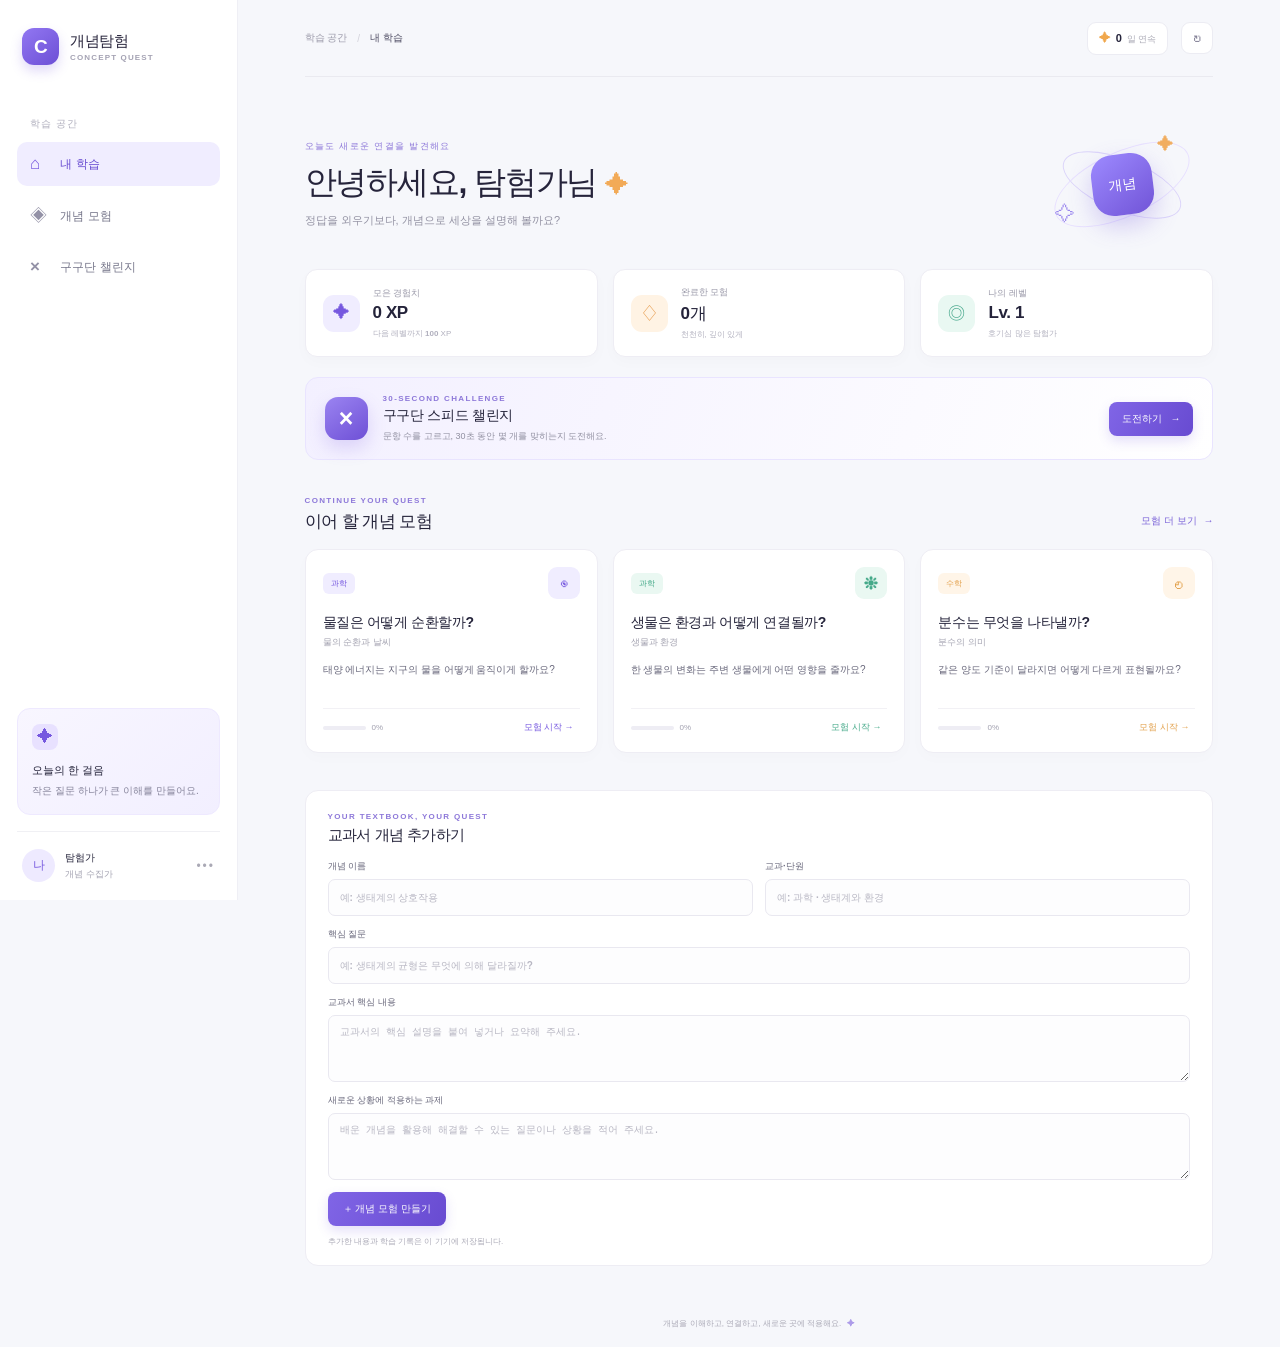
<file: index.html>
<!doctype html>
<html lang="ko">
  <head>
    <meta charset="UTF-8" />
    <meta name="viewport" content="width=device-width, initial-scale=1.0" />
    <meta name="theme-color" content="#f6f7fb" />
    <title>개념탐험 | 개념을 연결하고 세상에 적용하기</title>
    <link rel="stylesheet" href="styles.css" />
    <script src="app.js" defer></script>
  </head>
  <body>
    <div class="app-shell">
      <aside class="sidebar">
        <a class="brand" href="#" aria-label="개념탐험 홈">
          <span class="brand-mark">C</span>
          <span>개념탐험<span class="brand-caption">CONCEPT QUEST</span></span>
        </a>
        <div class="sidebar-label">학습 공간</div>
        <nav class="main-nav" aria-label="주 메뉴">
          <button class="nav-link active" data-view="home"><span>⌂</span> 내 학습</button>
          <button class="nav-link" data-view="concepts"><span>◈</span> 개념 모험</button>
          <button class="nav-link" data-view="gugudan"><span>×</span> 구구단 챌린지</button>
        </nav>
        <div class="sidebar-bottom">
          <div class="side-note">
            <span class="note-icon">✦</span>
            <strong>오늘의 한 걸음</strong>
            <p>작은 질문 하나가 큰 이해를 만들어요.</p>
          </div>
          <div class="profile">
            <div class="avatar">나</div>
            <div><strong>탐험가</strong><small>개념 수집가</small></div>
            <span class="profile-menu">•••</span>
          </div>
        </div>
      </aside>

      <main class="main-content">
        <header class="topbar">
          <div class="breadcrumb"><span>학습 공간</span><b>/</b><strong id="breadcrumb-current">내 학습</strong></div>
          <div class="topbar-right">
            <div class="streak-chip"><span>✦</span><strong id="streak-count">0</strong><small>일 연속</small></div>
            <button class="icon-button" id="reset-progress" title="학습 기록 초기화" aria-label="학습 기록 초기화">↻</button>
          </div>
        </header>

        <section id="home-view" class="view">
          <div class="welcome-row">
            <div>
              <p class="eyebrow">오늘도 새로운 연결을 발견해요</p>
              <h1>안녕하세요, 탐험가님 <span class="wave">✦</span></h1>
              <p class="subheading">정답을 외우기보다, 개념으로 세상을 설명해 볼까요?</p>
            </div>
            <div class="welcome-art" aria-hidden="true">
              <div class="orbit orbit-one"></div><div class="orbit orbit-two"></div>
              <div class="art-center">개념</div><span class="spark spark-one">✦</span><span class="spark spark-two">✧</span>
            </div>
          </div>

          <div class="stats-grid">
            <article class="stat-card"><div class="stat-icon purple">✦</div><div><span>모은 경험치</span><strong><b id="xp-total">0</b> XP</strong></div><small>다음 레벨까지 <b id="xp-next">100</b> XP</small></article>
            <article class="stat-card"><div class="stat-icon orange">♢</div><div><span>완료한 모험</span><strong><b id="completed-count">0</b>개</strong></div><small>천천히, 깊이 있게</small></article>
            <article class="stat-card"><div class="stat-icon green">◎</div><div><span>나의 레벨</span><strong>Lv. <b id="level-number">1</b></strong></div><small id="level-caption">호기심 많은 탐험가</small></article>
          </div>

          <section class="gugudan-promo">
            <div class="promo-symbol">×</div>
            <div><p class="eyebrow">30-SECOND CHALLENGE</p><h2>구구단 스피드 챌린지</h2><p>문항 수를 고르고, 30초 동안 몇 개를 맞히는지 도전해요.</p></div>
            <button class="primary-button" data-go="gugudan">도전하기 <span>→</span></button>
          </section>

          <div class="section-heading">
            <div><p class="eyebrow">CONTINUE YOUR QUEST</p><h2>이어 할 개념 모험</h2></div>
            <button class="text-button" data-go="concepts">모험 더 보기 <span>→</span></button>
          </div>
          <div class="concept-grid" id="home-concept-grid"></div>
          <section class="add-section">
            <div class="section-heading compact">
              <div><p class="eyebrow">YOUR TEXTBOOK, YOUR QUEST</p><h2>교과서 개념 추가하기</h2></div>
            </div>
            <form id="add-concept-form" class="add-form">
              <label>개념 이름<input id="new-title" name="title" placeholder="예: 생태계의 상호작용" maxlength="60" required /></label>
              <label>교과·단원<input id="new-unit" name="unit" placeholder="예: 과학 · 생태계와 환경" maxlength="60" required /></label>
              <label class="wide-field">핵심 질문<input id="new-question" name="question" placeholder="예: 생태계의 균형은 무엇에 의해 달라질까?" maxlength="140" required /></label>
              <label class="wide-field">교과서 핵심 내용<textarea id="new-concept" name="concept" placeholder="교과서의 핵심 설명을 붙여 넣거나 요약해 주세요." maxlength="600" required></textarea></label>
              <label class="wide-field">새로운 상황에 적용하는 과제<textarea id="new-transfer" name="transfer" placeholder="배운 개념을 활용해 해결할 수 있는 질문이나 상황을 적어 주세요." maxlength="300"></textarea></label>
              <button class="primary-button add-button" type="submit">＋ 개념 모험 만들기</button>
            </form>
            <p class="form-hint">추가한 내용과 학습 기록은 이 기기에 저장됩니다.</p>
          </section>
        </section>

        <section id="concepts-view" class="view hidden">
          <div class="section-heading page-heading">
            <div><p class="eyebrow">EXPLORE & CONNECT</p><h1>개념 모험</h1><p class="subheading">핵심 질문을 따라 개념을 탐구하고, 새로운 상황에 적용해 보세요.</p></div>
            <span class="collection-count" id="collection-count">0개의 모험</span>
          </div>
          <div class="filter-row">
            <label class="search-box"><span>⌕</span><input id="concept-search" type="search" placeholder="개념이나 단원 검색" aria-label="개념이나 단원 검색" /></label>
            <span class="filter-caption">모든 교과</span>
          </div>
          <div class="concept-grid all-concepts" id="all-concept-grid"></div>
        </section>

        <section id="lesson-view" class="view hidden">
          <button class="back-button" id="back-to-concepts">← 개념 모험으로</button>
          <div id="lesson-content"></div>
        </section>

        <section id="gugudan-view" class="view hidden">
          <div class="section-heading page-heading">
            <div><p class="eyebrow">30-SECOND CHALLENGE</p><h1>구구단 스피드 챌린지</h1><p class="subheading">문항 수를 선택하고 30초 동안 빠르고 정확하게 풀어 보세요.</p></div>
          </div>
          <div class="gugudan-panel">
            <div id="gugudan-setup">
              <div class="gugudan-icon">×</div>
              <h2>몇 문제에 도전할까요?</h2>
              <p class="gugudan-description">선택한 문제 수를 모두 풀거나 30초가 지나면 챌린지가 끝나요.</p>
              <div class="question-presets" aria-label="문항 수 빠른 선택">
                <button type="button" class="preset-button" data-count="10">10문제</button>
                <button type="button" class="preset-button selected" data-count="20">20문제</button>
                <button type="button" class="preset-button" data-count="30">30문제</button>
                <button type="button" class="preset-button" data-count="50">50문제</button>
              </div>
              <form id="gugudan-form" class="gugudan-form">
                <label for="gugudan-count">도전 문항 수 <span>1~64문제</span></label>
                <input id="gugudan-count" type="number" min="1" max="64" step="1" value="20" required />
                <div class="time-limit"><span>◷</span><strong>제한 시간</strong><b>30초</b></div>
                <button class="primary-button gugudan-start" type="submit">챌린지 시작하기 <span>→</span></button>
              </form>
            </div>

            <div id="gugudan-active" class="hidden">
              <div class="challenge-top">
                <div class="timer-display"><span>남은 시간</span><strong id="gugudan-timer">30.0</strong><small>초</small></div>
                <div class="challenge-stats"><span>정답</span><strong><b id="gugudan-correct">0</b>개</strong></div>
                <div class="challenge-stats"><span>진행</span><strong id="gugudan-progress">0 / 20</strong></div>
              </div>
              <div class="challenge-progress"><i id="gugudan-progress-bar"></i></div>
              <form id="gugudan-answer-form">
                <p class="question-count" id="gugudan-question-count">문제 1 / 20</p>
                <div class="multiplication-equation"><span id="gugudan-equation">3 × 4</span><span class="equals-sign">=</span><span class="question-mark">?</span></div>
                <label class="sr-only" for="gugudan-answer">정답 입력</label>
                <div class="answer-row">
                  <input id="gugudan-answer" type="number" min="0" max="81" inputmode="numeric" autocomplete="off" placeholder="정답" required />
                  <button class="primary-button" id="gugudan-submit" type="submit">확인</button>
                </div>
                <p class="answer-feedback" id="gugudan-feedback" aria-live="polite"></p>
              </form>
            </div>

            <div id="gugudan-result" class="hidden">
              <div class="result-medal">✦</div>
              <p class="eyebrow">CHALLENGE COMPLETE</p>
              <h2 id="gugudan-result-title">30초 도전이 끝났어요!</h2>
              <p class="gugudan-description" id="gugudan-result-message"></p>
              <div class="result-score"><strong id="gugudan-result-correct">0</strong><span>개 정답</span></div>
              <div class="result-details"><span>푼 문제 <b id="gugudan-result-answered">0</b></span><span>정확도 <b id="gugudan-result-accuracy">0%</b></span></div>
              <button class="primary-button gugudan-start" id="gugudan-retry" type="button">다시 도전하기 <span>↻</span></button>
            </div>
          </div>
        </section>

        <footer class="footer-note">개념을 이해하고, 연결하고, 새로운 곳에 적용해요. <span>✦</span></footer>
      </main>
    </div>

    <div class="toast" id="toast" role="status" aria-live="polite"></div>
    <dialog id="reset-dialog" class="confirm-dialog">
      <form method="dialog">
        <div class="dialog-icon">↻</div><h2>학습 기록을 초기화할까요?</h2>
        <p>모은 경험치와 완료 기록이 이 기기에서 삭제됩니다. 직접 추가한 개념은 유지됩니다.</p>
        <div class="dialog-actions"><button class="secondary-button" value="cancel">취소</button><button class="danger-button" id="confirm-reset" value="confirm">초기화</button></div>
      </form>
    </dialog>
  </body>
</html>
</file>
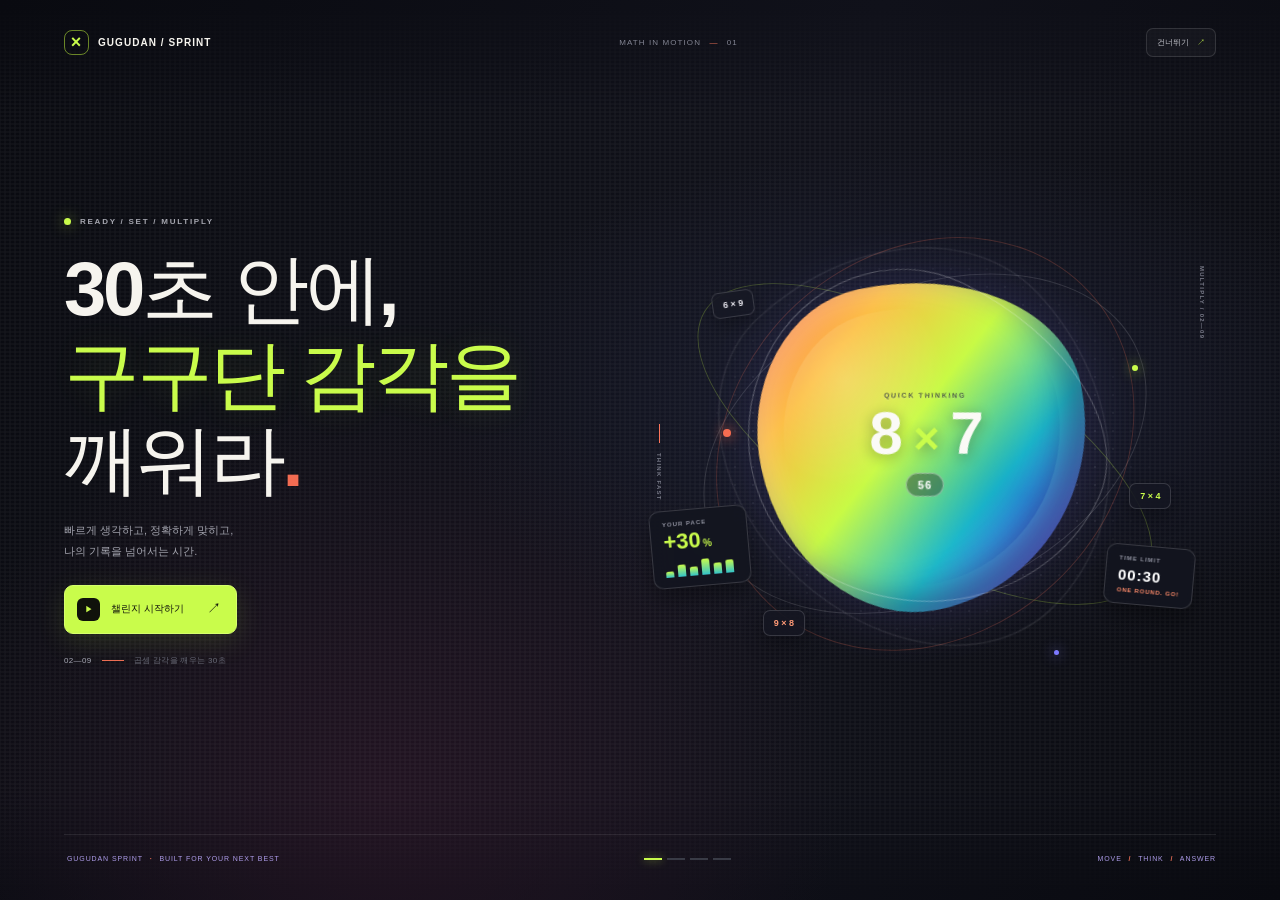
<file: gugudan/index.html>
<!doctype html>
<html lang="ko">
  <head>
    <meta charset="UTF-8" />
    <meta name="viewport" content="width=device-width, initial-scale=1.0" />
    <meta name="theme-color" content="#f6f7fb" />
    <title>구구단 스피드 챌린지</title>
    <link rel="stylesheet" href="styles.css" />
    <script src="app.js" defer></script>
  </head>
  <body>
    <main class="app">
      <section id="intro-screen" class="intro-screen" aria-labelledby="intro-title">
        <div class="intro-grain" aria-hidden="true"></div>
        <header class="intro-nav">
          <a class="intro-brand" href="#" aria-label="구구단 챌린지 인트로"><span>×</span> GUGUDAN / SPRINT</a>
          <span class="intro-index">MATH IN MOTION <i>—</i> 01</span>
          <button id="skip-intro" class="skip-intro" type="button">건너뛰기 <span>↗</span></button>
        </header>
        <div class="intro-layout">
          <div class="intro-copy">
            <p class="intro-kicker"><i></i> READY / SET / MULTIPLY</p>
            <h1 id="intro-title"><span>30초 안에,</span><span class="title-highlight">구구단 감각을</span><span>깨워라<span class="title-period">.</span></span></h1>
            <p class="intro-description">빠르게 생각하고, 정확하게 맞히고,<br />나의 기록을 넘어서는 시간.</p>
            <button id="start-from-intro" class="intro-cta" type="button"><span class="cta-icon">▶</span> 챌린지 시작하기 <span class="cta-arrow">↗</span></button>
            <div class="intro-footnote"><span>02—09</span><i></i><span>곱셈 감각을 깨우는 30초</span></div>
          </div>
          <div class="intro-art" aria-hidden="true">
            <div class="art-grid"></div>
            <div class="art-orbit orbit-a"></div>
            <div class="art-orbit orbit-b"></div>
            <div class="art-orbit orbit-c"></div>
            <div class="fluid-orb"><div class="orb-shine"></div><div class="orb-core"><small>QUICK THINKING</small><strong>8 <i>×</i> 7</strong><span>56</span></div></div>
            <span class="math-float math-one">6 × 9</span>
            <span class="math-float math-two">7 × 4</span>
            <span class="math-float math-three">9 × 8</span>
            <span class="orbit-dot dot-one"></span><span class="orbit-dot dot-two"></span><span class="orbit-dot dot-three"></span>
            <div class="mini-card card-score"><small>YOUR PACE</small><strong>+<span>30</span><i>%</i></strong><div class="spark-bars"><i></i><i></i><i></i><i></i><i></i><i></i></div></div>
            <div class="mini-card card-time"><small>TIME LIMIT</small><strong>00:30</strong><span>ONE ROUND. GO!</span></div>
            <div class="art-label label-left"><i></i> THINK FAST</div>
            <div class="art-label label-right">MULTIPLY / 02—09</div>
          </div>
        </div>
        <footer class="intro-bottom"><span>GUGUDAN SPRINT <b>·</b> BUILT FOR YOUR NEXT BEST</span><div class="intro-steps"><i class="step-active"></i><i></i><i></i><i></i></div><span>MOVE <b>/</b> THINK <b>/</b> ANSWER</span></footer>
      </section>

      <div id="game-shell" class="game-shell hidden">
        <header class="topbar">
          <a class="brand" href="#" aria-label="구구단 챌린지 홈"><span class="brand-mark">×</span><span>구구단 챌린지<small>30-SECOND SPRINT</small></span></a>
          <span class="time-badge">◷ <b>30초</b> 제한</span>
        </header>

        <section class="intro">
          <p class="eyebrow">READY, SET, MULTIPLY!</p>
          <h1>구구단 스피드 챌린지</h1>
          <p>문항 수를 고르고, 30초 동안 몇 개를 맞히는지 도전해요.</p>
        </section>

        <section class="challenge-card">
        <div id="setup-screen" class="hidden">
          <div class="big-symbol">×</div>
          <h2>몇 문제에 도전할까요?</h2>
          <p class="description">선택한 문항을 모두 풀거나 30초가 지나면 챌린지가 끝나요.</p>
          <div class="presets" aria-label="문항 수 빠른 선택">
            <button type="button" class="preset" data-count="10">10문제</button>
            <button type="button" class="preset selected" data-count="20">20문제</button>
            <button type="button" class="preset" data-count="30">30문제</button>
            <button type="button" class="preset" data-count="50">50문제</button>
          </div>
          <form id="setup-form" class="setup-form">
            <label for="question-total">도전 문항 수 <span>1~64문제</span></label>
            <input id="question-total" type="number" min="1" max="64" step="1" value="20" required />
            <div class="limit"><span>◷</span><strong>제한 시간</strong><b>30초</b></div>
            <button class="primary-button start-button" type="submit">챌린지 시작하기 <span>→</span></button>
          </form>
        </div>

        <div id="play-screen" class="hidden">
          <div class="play-header">
            <div class="timer"><span>남은 시간</span><strong id="timer-value">30.0</strong><small>초</small></div>
            <div class="play-stat"><span>정답</span><strong><b id="correct-total">0</b>개</strong></div>
            <div class="play-stat"><span>진행</span><strong id="progress-text">0 / 20</strong></div>
          </div>
          <div class="progress-track"><i id="progress-bar"></i></div>
          <form id="answer-form">
            <p class="question-count" id="question-count">문제 1 / 20</p>
            <div class="equation"><span id="factor-one">3</span><span class="multiply">×</span><span id="factor-two">4</span><span class="equals">=</span><span class="unknown">?</span></div>
            <label class="sr-only" for="answer-input">정답 입력</label>
            <div class="answer-row">
              <input id="answer-input" type="number" min="0" max="81" inputmode="numeric" autocomplete="off" placeholder="정답" required />
              <button id="submit-answer" class="primary-button" type="submit">확인</button>
            </div>
            <p id="feedback" class="feedback" aria-live="polite"></p>
          </form>
        </div>

        <div id="result-screen" class="hidden">
          <div class="medal">✦</div>
          <p class="eyebrow">CHALLENGE COMPLETE</p>
          <h2 id="result-title">30초 도전이 끝났어요!</h2>
          <p class="description" id="result-message"></p>
          <div class="score"><strong id="result-correct">0</strong><span>개 정답</span></div>
          <div class="result-stats"><span>푼 문제 <b id="result-answered">0</b></span><span>정확도 <b id="result-accuracy">0%</b></span></div>
          <button id="retry-button" class="primary-button start-button" type="button">다시 도전하기 <span>↻</span></button>
        </div>
        </section>
        <footer>한 문제씩 풀다 보면 구구단이 더 쉬워져요 <span>✦</span></footer>
      </div>
    </main>
  </body>
</html>
</file>
<file: styles.css>
:root {
  font-family: 'Segoe UI', 'Malgun Gothic', sans-serif;
  color: #24233a;
  background: #f6f7fb;
  font-synthesis: none;
  text-rendering: optimizeLegibility;
  --purple: #7658df;
  --purple-dark: #5e43c4;
  --muted: #89899b;
  --border: #ececf3;
  --shadow: 0 12px 35px rgba(40, 35, 83, .055);
}
* { box-sizing: border-box; }
body { margin: 0; min-width: 320px; background: #f6f7fb; }
button, input { font: inherit; }
button { cursor: pointer; }
.app-shell { min-height: 100vh; }
.sidebar { position: fixed; inset: 0 auto 0 0; z-index: 3; width: 238px; padding: 28px 17px 18px; display: flex; flex-direction: column; background: #fff; border-right: 1px solid #efeff5; }
.brand { display: flex; align-items: center; gap: 11px; margin: 0 5px 52px; color: #29263d; text-decoration: none; font-size: 15px; font-weight: 800; letter-spacing: -.5px; }
.brand-mark { width: 37px; height: 37px; border-radius: 12px; display: grid; place-items: center; color: white; font-size: 19px; background: linear-gradient(140deg, #9277f2, #6c4fd5); box-shadow: 0 6px 12px #7658df38; }
.brand-caption { display: block; margin-top: 2px; color: #a4a2b3; font-size: 8px; letter-spacing: 1.15px; font-weight: 700; }
.sidebar-label { padding: 0 13px; margin-bottom: 11px; color: #b0afbd; font-size: 10px; font-weight: 700; letter-spacing: 1px; }
.main-nav { display: grid; gap: 6px; }
.nav-link { border: 0; border-radius: 10px; background: transparent; padding: 12px 13px; text-align: left; color: #77778b; font-size: 12px; font-weight: 600; }
.nav-link span { display: inline-block; width: 27px; color: #9391a6; font-size: 17px; vertical-align: -1px; }
.nav-link.active { background: #f0edff; color: #674bd1; }
.nav-link.active span { color: #7559df; }
.sidebar-bottom { margin-top: auto; }
.side-note { padding: 15px 14px; background: linear-gradient(140deg, #f8f6ff, #f2efff); border: 1px solid #eee9ff; border-radius: 13px; }
.note-icon { display: grid; place-items: center; width: 26px; height: 26px; border-radius: 8px; margin-bottom: 10px; color: #7658df; background: #e8e1ff; }
.side-note strong { font-size: 11px; }
.side-note p { margin: 5px 0 0; color: #86849b; font-size: 10px; line-height: 1.6; }
.profile { display: flex; align-items: center; gap: 10px; padding: 17px 5px 0; margin-top: 16px; border-top: 1px solid #f0f0f4; }
.avatar { width: 33px; height: 33px; border-radius: 50%; display: grid; place-items: center; color: #7658df; background: #eeeaff; font-size: 12px; font-weight: 700; }
.profile strong, .profile small { display: block; }
.profile strong { font-size: 10px; }
.profile small { margin-top: 3px; color: #a2a1b0; font-size: 9px; }
.profile-menu { margin-left: auto; color: #aaa9b5; font-size: 12px; letter-spacing: 2px; }
.main-content { max-width: 1510px; min-height: 100vh; margin-left: 238px; padding: 0 5.2%; position: relative; }
.topbar { height: 77px; display: flex; justify-content: space-between; align-items: center; border-bottom: 1px solid #eaeaf0; }
.breadcrumb { display: flex; gap: 10px; align-items: center; color: #9c9baa; font-size: 10px; }
.breadcrumb b { color: #d3d2db; font-weight: 400; }
.breadcrumb strong { color: #4a485f; font-weight: 600; }
.topbar-right { display: flex; gap: 13px; align-items: center; }
.streak-chip { display: flex; align-items: baseline; gap: 5px; padding: 8px 11px; border-radius: 9px; background: #fff; border: 1px solid var(--border); }
.streak-chip span { color: #f0a74c; font-size: 12px; }
.streak-chip strong { font-size: 11px; }
.streak-chip small { color: #aaa9b5; font-size: 9px; }
.icon-button { width: 32px; height: 32px; border: 1px solid var(--border); border-radius: 9px; color: #858398; background: white; font-size: 17px; }
.view { padding-top: 38px; min-height: calc(100vh - 125px); }
.hidden { display: none !important; }
.welcome-row { display: flex; justify-content: space-between; align-items: center; min-height: 154px; padding: 2px 6px 17px 0; }
.eyebrow { margin: 0 0 8px; color: #8d78d9; font-size: 9px; font-weight: 700; letter-spacing: 1.35px; }
h1, h2, p { overflow-wrap: anywhere; }
h1 { margin: 0; color: #26243b; font-size: clamp(24px, 3vw, 32px); line-height: 1.35; letter-spacing: -1.2px; }
.wave { color: #f2aa57; font-size: .75em; }
.subheading { margin: 7px 0 0; color: #9291a2; font-size: 11px; line-height: 1.7; }
.welcome-art { width: 170px; height: 116px; position: relative; display: grid; place-items: center; }
.art-center { z-index: 1; width: 61px; height: 61px; display: grid; place-items: center; border-radius: 21px; color: #fff; background: linear-gradient(145deg, #9d8aff, #7154d7); box-shadow: 0 10px 24px #7658df4a; font-size: 14px; font-weight: 700; transform: rotate(-7deg); }
.orbit { position: absolute; width: 126px; height: 52px; border: 1px solid #dcd5fa; border-radius: 50%; transform: rotate(22deg); }
.orbit-two { width: 146px; height: 65px; transform: rotate(-25deg); border-color: #e8e1ff; }
.spark { position: absolute; color: #f1ad5f; }
.spark-one { top: 8px; right: 33px; font-size: 17px; }.spark-two { bottom: 17px; left: 18px; color: #9c89ee; font-size: 20px; }
.stats-grid { display: grid; grid-template-columns: repeat(3, 1fr); gap: 15px; }
.stat-card { display: grid; grid-template-columns: 39px 1fr; align-items: center; column-gap: 11px; min-height: 88px; padding: 16px 17px; border: 1px solid #eeedf4; border-radius: 12px; background: #fff; box-shadow: 0 5px 15px #26243b05; }
.stat-icon { grid-row: span 2; width: 37px; height: 37px; display: grid; place-items: center; border-radius: 11px; font-size: 17px; }
.stat-icon.purple { color: #7658df; background: #f0edff; }.stat-icon.orange { color: #e69b4c; background: #fff3e4; }.stat-icon.green { color: #48a88c; background: #e9f8f2; }
.stat-card span { display: block; color: #9998a8; font-size: 9px; }
.stat-card strong { display: block; margin-top: 3px; font-size: 17px; font-weight: 700; letter-spacing: -.4px; }.stat-card strong b { font-weight: 700; }
.stat-card > small { grid-column: 2; margin-top: 4px; color: #b1b0be; font-size: 8px; }
.section-heading { display: flex; justify-content: space-between; align-items: end; margin: 36px 0 16px; }
.section-heading h2 { margin: 0; font-size: 17px; letter-spacing: -.55px; }
.section-heading .eyebrow { margin-bottom: 5px; font-size: 8px; }
.text-button { padding: 5px 0; border: 0; color: #7a62d8; background: transparent; font-size: 10px; font-weight: 700; }.text-button span { padding-left: 4px; }
.concept-grid { display: grid; grid-template-columns: repeat(3, minmax(0, 1fr)); gap: 15px; }
.concept-card { --accent: #795ce0; --soft: #f1eeff; position: relative; display: flex; min-height: 204px; flex-direction: column; padding: 17px; border: 1px solid #eeedf4; border-radius: 13px; background: #fff; box-shadow: 0 5px 15px #26243b04; transition: transform .18s ease, box-shadow .18s ease; }
.concept-card:hover { transform: translateY(-3px); box-shadow: var(--shadow); }
.concept-card-top { display: flex; justify-content: space-between; align-items: center; }
.subject-chip { padding: 5px 8px; border-radius: 6px; color: var(--accent); background: var(--soft); font-size: 8px; font-weight: 700; }
.card-symbol { width: 32px; height: 32px; display: grid; place-items: center; border-radius: 9px; color: var(--accent); background: var(--soft); font-size: 15px; }
.concept-card h3 { margin: 15px 0 4px; font-size: 14px; letter-spacing: -.4px; }
.concept-card .unit-name { margin: 0; color: #a3a2b0; font-size: 9px; }
.question-preview { margin: 13px 0 16px; color: #69687c; font-size: 10px; line-height: 1.65; }
.card-bottom { display: flex; align-items: center; justify-content: space-between; margin-top: auto; padding-top: 11px; border-top: 1px solid #f2f1f5; color: #a1a0af; font-size: 8px; }
.card-progress { display: flex; align-items: center; gap: 6px; }.mini-progress { width: 43px; height: 4px; overflow: hidden; border-radius: 5px; background: #eeedf4; }.mini-progress i { display: block; height: 100%; background: var(--accent); border-radius: inherit; }
.card-action { border: 0; color: var(--accent); background: transparent; font-size: 9px; font-weight: 700; }
.add-section { margin: 37px 0 30px; padding: 21px 22px 18px; border: 1px solid #eeedf4; border-radius: 13px; background: white; }
.section-heading.compact { margin: 0 0 15px; }
.section-heading.compact h2 { font-size: 15px; }
.add-form { display: grid; grid-template-columns: 1fr 1fr; gap: 12px; }
.add-form label { display: grid; gap: 6px; color: #666579; font-size: 9px; font-weight: 600; }
.add-form input, .add-form textarea, .search-box input { min-width: 0; height: 37px; padding: 0 11px; border: 1px solid #e9e8f0; border-radius: 7px; color: #3a384f; outline: none; background: #fdfdfe; font-size: 10px; }
.add-form textarea { min-height: 67px; padding: 9px 11px; resize: vertical; line-height: 1.65; }
.add-form input:focus, .add-form textarea:focus, .search-box:focus-within { border-color: #aa99ef; box-shadow: 0 0 0 3px #8e75ed1a; }
.add-form input::placeholder, .add-form textarea::placeholder, .search-box input::placeholder { color: #b8b7c3; }
.wide-field { grid-column: 1 / -1; }
.primary-button { border: 0; border-radius: 8px; color: #fff; background: linear-gradient(115deg, #8065e6, #684bd1); box-shadow: 0 5px 12px #7658df30; font-size: 10px; font-weight: 700; transition: transform .15s, box-shadow .15s; }
.primary-button:hover { transform: translateY(-1px); box-shadow: 0 8px 15px #7658df42; }
.add-button { grid-column: 1 / -1; justify-self: start; padding: 10px 15px; }
.form-hint { margin: 10px 0 0; color: #aaa9b6; font-size: 8px; }
.page-heading { align-items: center; margin: 7px 0 24px; }
.page-heading h1 { font-size: 26px; }
.collection-count { padding: 8px 11px; border-radius: 8px; color: #7562bd; background: #f0edff; font-size: 9px; font-weight: 600; white-space: nowrap; }
.gugudan-promo { display: flex; align-items: center; gap: 15px; padding: 16px 19px; margin: 20px 0 30px; border: 1px solid #e9e4ff; border-radius: 13px; background: linear-gradient(110deg, #f3f0ff, #fff); }
.promo-symbol, .gugudan-icon { display: grid; place-items: center; color: #fff; background: linear-gradient(145deg, #9b84f1, #6e50d6); box-shadow: 0 8px 18px #7658df35; font-weight: 700; }
.promo-symbol { width: 43px; height: 43px; flex: 0 0 43px; border-radius: 13px; font-size: 25px; }
.gugudan-promo .eyebrow { margin-bottom: 4px; font-size: 8px; }
.gugudan-promo h2 { margin: 0; font-size: 14px; letter-spacing: -.3px; }
.gugudan-promo p:not(.eyebrow) { margin: 4px 0 0; color: #9190a1; font-size: 9px; line-height: 1.6; }
.gugudan-promo .primary-button { margin-left: auto; padding: 10px 13px; white-space: nowrap; }
.gugudan-promo .primary-button span { padding-left: 6px; }
.gugudan-panel { width: min(100%, 680px); min-height: 390px; margin: 12px auto 30px; padding: 28px; border: 1px solid #eeedf4; border-radius: 15px; background: #fff; box-shadow: var(--shadow); }
#gugudan-setup, #gugudan-result { max-width: 470px; margin: 0 auto; text-align: center; }
.gugudan-icon { width: 53px; height: 53px; margin: 4px auto 14px; border-radius: 17px; font-size: 30px; }
#gugudan-setup h2, #gugudan-result h2 { margin: 0; font-size: 20px; letter-spacing: -.6px; }
.gugudan-description { margin: 8px 0 18px; color: #9291a2; font-size: 10px; line-height: 1.7; }
.question-presets { display: flex; justify-content: center; gap: 8px; flex-wrap: wrap; margin: 18px 0 20px; }
.preset-button { min-width: 68px; padding: 8px 11px; border: 1px solid #eae8f1; border-radius: 8px; color: #79778c; background: white; font-size: 9px; font-weight: 600; }
.preset-button:hover, .preset-button.selected { border-color: #b6a8ee; color: #674bd1; background: #f4f1ff; }
.gugudan-form { display: grid; grid-template-columns: minmax(0, 1fr) auto; gap: 9px 10px; align-items: center; text-align: left; }
.gugudan-form label { grid-column: 1 / -1; display: flex; justify-content: space-between; color: #5e5c72; font-size: 10px; font-weight: 700; }
.gugudan-form label span { color: #aaa9b6; font-size: 8px; font-weight: 400; }
.gugudan-form input { width: 100%; height: 40px; padding: 0 11px; border: 1px solid #e9e8f0; border-radius: 8px; color: #3a384f; outline: none; background: #fdfdfe; font-size: 12px; }
.gugudan-form input:focus, .answer-row input:focus { border-color: #aa99ef; box-shadow: 0 0 0 3px #8e75ed1a; }
.time-limit { display: flex; align-items: center; gap: 6px; color: #79778c; font-size: 9px; white-space: nowrap; }
.time-limit span { color: #e4a04d; font-size: 15px; }.time-limit strong { font-weight: 500; }.time-limit b { color: #38364c; }
.gugudan-start { grid-column: 1 / -1; width: 100%; padding: 12px; margin-top: 7px; }
.gugudan-start span { margin-left: 6px; }
.challenge-top { display: flex; justify-content: space-between; align-items: center; gap: 10px; }
.timer-display { display: flex; align-items: baseline; gap: 4px; min-width: 105px; padding: 10px 12px; border-radius: 10px; color: #5b48b6; background: #f3f0ff; transition: background .2s, color .2s; }
.timer-display span { margin-right: 3px; color: #88839e; font-size: 8px; }.timer-display strong { font-size: 22px; font-variant-numeric: tabular-nums; letter-spacing: -.7px; }.timer-display small { font-size: 8px; }
.timer-display.urgent { color: #d65f53; background: #fff0ed; animation: timer-pulse .7s ease-in-out infinite alternate; }
@keyframes timer-pulse { to { box-shadow: 0 0 0 4px #f4b7aa33; } }
.challenge-stats { min-width: 68px; text-align: right; }.challenge-stats span { display: block; color: #a3a2b0; font-size: 8px; }.challenge-stats strong { display: block; margin-top: 3px; font-size: 13px; font-variant-numeric: tabular-nums; }
.challenge-progress { height: 5px; overflow: hidden; margin: 13px 0 28px; border-radius: 5px; background: #efedf5; }.challenge-progress i { display: block; width: 0; height: 100%; border-radius: inherit; background: linear-gradient(90deg, #9c84ef, #6c4fd5); transition: width .18s ease; }
#gugudan-answer-form { max-width: 400px; margin: 0 auto; text-align: center; }
.question-count { margin: 0 0 15px; color: #9c9aaa; font-size: 9px; }
.multiplication-equation { display: flex; justify-content: center; align-items: center; gap: 12px; min-height: 90px; color: #302e45; font-size: clamp(32px, 7vw, 48px); font-weight: 700; letter-spacing: -1px; font-variant-numeric: tabular-nums; }
.equals-sign { color: #b6b4c3; font-weight: 400; }.question-mark { color: #8065e6; }
.answer-row { display: flex; gap: 8px; max-width: 290px; margin: 13px auto 0; }
.answer-row input { width: 100%; min-width: 0; height: 44px; padding: 0 12px; border: 1px solid #e9e8f0; border-radius: 8px; outline: none; text-align: center; color: #36344a; background: #fdfdfe; font-size: 15px; font-weight: 700; }
.answer-row .primary-button { width: 82px; flex: 0 0 82px; }
.answer-row button:disabled, .answer-row input:disabled { opacity: .65; }
.answer-feedback { min-height: 18px; margin: 10px 0 0; color: #58a98d; font-size: 10px; font-weight: 600; }
.result-medal { width: 60px; height: 60px; display: grid; place-items: center; margin: 10px auto 14px; border-radius: 20px; color: #e5a243; background: #fff2dd; font-size: 27px; }
#gugudan-result .eyebrow { margin-bottom: 6px; }
.result-score { display: flex; align-items: baseline; justify-content: center; gap: 7px; margin: 16px 0 6px; color: #6c4fd5; }.result-score strong { font-size: 45px; line-height: 1; letter-spacing: -2px; }.result-score span { color: #77758b; font-size: 11px; }
.result-details { display: flex; justify-content: center; gap: 20px; margin-bottom: 14px; color: #aaa9b6; font-size: 9px; }.result-details b { padding-left: 4px; color: #56546b; }
.sr-only { position: absolute; width: 1px; height: 1px; overflow: hidden; clip: rect(0, 0, 0, 0); white-space: nowrap; clip-path: inset(50%); }
.filter-row { display: flex; align-items: center; gap: 12px; margin-bottom: 18px; }
.search-box { width: min(340px, 100%); height: 39px; display: flex; align-items: center; gap: 8px; padding: 0 10px; border: 1px solid #e9e8f0; border-radius: 8px; background: white; }
.search-box > span { color: #9694a9; font-size: 20px; }
.search-box input { width: 100%; height: 35px; padding: 0; border: 0; background: transparent; box-shadow: none !important; }
.filter-caption { color: #a5a4b2; font-size: 9px; }
.all-concepts .concept-card { min-height: 218px; }
.back-button { padding: 5px 0; border: 0; color: #77758b; background: transparent; font-size: 10px; }
.lesson-hero { position: relative; overflow: hidden; margin: 17px 0 19px; padding: 25px 28px; border: 1px solid #e9e4ff; border-radius: 15px; background: linear-gradient(115deg, #f0edff, #fbfaff); }
.lesson-hero::after { content: '✦'; position: absolute; right: 35px; top: 1px; color: #ddd5ff; font-size: 88px; }
.lesson-hero h1 { position: relative; z-index: 1; max-width: 80%; margin-top: 10px; font-size: 24px; }
.lesson-hero .subheading { position: relative; z-index: 1; color: #77738c; }
.lesson-meta { display: flex; gap: 8px; align-items: center; color: #8077a6; font-size: 9px; }
.lesson-meta .subject-chip { font-size: 8px; }
.lesson-layout { display: grid; grid-template-columns: minmax(0, 1fr) 235px; align-items: start; gap: 17px; }
.lesson-main, .lesson-aside, .activity-card { border: 1px solid #eeedf4; border-radius: 12px; background: #fff; }
.lesson-main { padding: 20px 21px; }
.lesson-aside { padding: 16px; }
.lesson-aside h3 { margin: 0 0 14px; font-size: 12px; }
.step-list { display: grid; gap: 4px; }
.step-button { display: flex; gap: 10px; align-items: center; padding: 9px 7px; border: 0; border-radius: 8px; color: #8e8d9f; text-align: left; background: transparent; font-size: 9px; }
.step-button.active { color: #6449c7; background: #f3f0ff; font-weight: 700; }
.step-button.complete .step-number { color: #fff; background: #8d7be0; }
.step-number { width: 22px; height: 22px; flex: 0 0 22px; display: grid; place-items: center; border-radius: 50%; color: #8a88a0; background: #f1f0f5; font-size: 9px; }
.aside-progress { height: 5px; margin: 13px 0 7px; overflow: hidden; border-radius: 6px; background: #efedf5; }.aside-progress i { display: block; width: 0; height: 100%; border-radius: inherit; background: #795ce0; transition: width .25s; }
.aside-small { color: #a4a3b0; font-size: 8px; }
.activity-card { padding: 19px; }
.activity-kicker { color: #8c78d4; font-size: 8px; font-weight: 700; letter-spacing: 1px; }
.activity-card h2 { margin: 6px 0 6px; font-size: 17px; letter-spacing: -.4px; }
.activity-intro { margin: 0 0 16px; color: #8c8a9b; font-size: 10px; line-height: 1.7; }
.concept-explain { padding: 13px 14px; margin-bottom: 17px; border-left: 3px solid #8a73e5; border-radius: 0 8px 8px 0; color: #646277; background: #f7f5ff; font-size: 10px; line-height: 1.8; }
.prompt-label { display: block; margin: 13px 0 7px; color: #57566b; font-size: 10px; font-weight: 700; }
.reflection-input { width: 100%; min-height: 86px; resize: vertical; padding: 10px 11px; border: 1px solid #e9e8f0; border-radius: 8px; outline: none; color: #4b495f; font-size: 10px; line-height: 1.7; }
.reflection-input:focus { border-color: #aa99ef; box-shadow: 0 0 0 3px #8e75ed1a; }
.reflection-input::placeholder { color: #b9b8c5; }
.activity-actions { display: flex; align-items: center; justify-content: space-between; gap: 10px; margin-top: 15px; }
.activity-tip { color: #aaa9b5; font-size: 8px; }
.activity-next { padding: 10px 15px; }
.quiz-option { width: 100%; display: flex; gap: 10px; align-items: center; margin: 8px 0; padding: 11px 12px; border: 1px solid #eae9f1; border-radius: 8px; color: #636176; text-align: left; background: #fff; font-size: 10px; line-height: 1.5; transition: border .15s, background .15s; }
.quiz-option:hover:not(:disabled) { border-color: #b7a9ef; background: #fcfbff; }
.quiz-option .option-letter { width: 23px; height: 23px; flex: 0 0 23px; display: grid; place-items: center; border-radius: 7px; color: #89879b; background: #f3f2f7; font-size: 9px; font-weight: 700; }
.quiz-option.correct { border-color: #8bcdb7; color: #2b8069; background: #f1fbf7; }.quiz-option.correct .option-letter { color: white; background: #52b391; }
.quiz-option.incorrect { border-color: #edb3ab; color: #bd5c50; background: #fff6f4; }.quiz-option.incorrect .option-letter { color: white; background: #e18276; }
.quiz-option:disabled { cursor: default; }
.feedback-box { padding: 11px 13px; margin-top: 12px; border-radius: 8px; font-size: 9px; line-height: 1.7; }.feedback-box.success { color: #387c66; background: #effaf5; }.feedback-box.retry { color: #98614e; background: #fff7ee; }
.finish-panel { padding: 22px 17px; text-align: center; border-radius: 10px; background: #f7f5ff; }
.finish-medal { width: 58px; height: 58px; display: grid; place-items: center; margin: 0 auto 12px; border-radius: 20px; color: #e5a243; background: #fff2dd; font-size: 25px; }
.finish-panel h2 { margin: 5px 0; font-size: 20px; }.finish-panel p { margin: 6px 0 14px; color: #858397; font-size: 10px; line-height: 1.7; }
.xp-reward { display: inline-flex; gap: 6px; align-items: center; margin-bottom: 17px; padding: 7px 11px; border-radius: 7px; color: #7558d4; background: #ece7ff; font-size: 10px; font-weight: 700; }
.footer-note { padding: 22px 0 18px; color: #aaa9b6; text-align: center; font-size: 8px; }.footer-note span { color: #ad9ce9; padding-left: 3px; }
.empty-state { grid-column: 1 / -1; padding: 42px 20px; border: 1px dashed #dedbe9; border-radius: 12px; color: #8e8c9f; text-align: center; background: #fff; font-size: 11px; line-height: 1.8; }
.toast { position: fixed; z-index: 8; right: 25px; bottom: 24px; max-width: calc(100vw - 40px); padding: 11px 16px; border-radius: 9px; color: #fff; background: #302d46; box-shadow: 0 9px 25px #211d3940; font-size: 10px; opacity: 0; transform: translateY(8px); pointer-events: none; transition: .2s ease; }
.toast.show { opacity: 1; transform: translateY(0); }
.confirm-dialog { width: min(370px, calc(100vw - 32px)); padding: 0; border: 1px solid #ebe9f2; border-radius: 14px; color: #302e45; box-shadow: 0 20px 80px #24203b38; }
.confirm-dialog::backdrop { background: #1f1b3470; }
.confirm-dialog form { padding: 23px; text-align: center; }.dialog-icon { width: 40px; height: 40px; display: grid; place-items: center; margin: 0 auto 13px; border-radius: 12px; color: #7658df; background: #f0edff; font-size: 20px; }.confirm-dialog h2 { margin: 0; font-size: 16px; }.confirm-dialog p { margin: 9px 0 19px; color: #8e8c9f; font-size: 10px; line-height: 1.7; }.dialog-actions { display: flex; justify-content: center; gap: 9px; }.secondary-button, .danger-button { padding: 9px 15px; border: 1px solid #e8e6ef; border-radius: 7px; background: white; color: #69677b; font-size: 10px; }.danger-button { border-color: #d77168; color: white; background: #d77168; }

@media (min-width: 1400px) { .main-content { padding-right: 7%; padding-left: 7%; } }
@media (max-width: 1050px) { .main-content { padding-right: 3.5%; padding-left: 3.5%; }.concept-grid { grid-template-columns: repeat(2, minmax(0, 1fr)); }.lesson-layout { grid-template-columns: minmax(0, 1fr) 205px; } }
@media (max-width: 760px) {
  .sidebar { inset: auto 0 0; width: auto; height: 62px; padding: 4px 8px; flex-direction: row; justify-content: center; border-top: 1px solid #efeff5; border-right: 0; }
  .brand, .sidebar-label, .sidebar-bottom { display: none; }.main-nav { width: min(420px, 100%); display: grid; grid-template-columns: 1fr 1fr; gap: 5px; }
  .main-nav { grid-template-columns: repeat(3, 1fr); }
  .nav-link { padding: 8px 4px; text-align: center; font-size: 9px; }.nav-link span { width: auto; margin-right: 4px; }
  .main-content { margin: 0; padding: 0 18px 74px; }.topbar { height: 61px; }.view { padding-top: 25px; }.welcome-row { min-height: 137px; }.welcome-art { width: 112px; transform: scale(.8); transform-origin: center right; margin-right: -6px; }
  .stats-grid { gap: 8px; }.stat-card { grid-template-columns: 1fr; min-height: 100px; padding: 11px; }.stat-icon { grid-row: auto; width: 28px; height: 28px; border-radius: 8px; font-size: 13px; }.stat-card span { margin-top: 5px; font-size: 8px; }.stat-card strong { font-size: 14px; }.stat-card > small { grid-column: 1; font-size: 7px; }
  .concept-grid { gap: 10px; }.concept-card { min-height: 210px; padding: 13px; }.concept-card h3 { font-size: 12px; }.question-preview { font-size: 9px; }
  .gugudan-promo { gap: 10px; padding: 13px; }.promo-symbol { width: 35px; height: 35px; flex-basis: 35px; font-size: 21px; }.gugudan-promo .primary-button { padding: 9px; font-size: 9px; }
  .gugudan-panel { min-height: 360px; padding: 22px 16px; }
  .lesson-layout { grid-template-columns: 1fr; }.lesson-aside { order: 0; padding: 12px; }.step-list { grid-template-columns: repeat(4, 1fr); }.step-button { justify-content: center; padding: 6px 2px; font-size: 0; }.step-number { width: 25px; height: 25px; flex-basis: 25px; }.lesson-aside h3, .aside-progress, .aside-small { display: none; }
}
@media (max-width: 440px) {
  .main-content { padding-right: 14px; padding-left: 14px; }.welcome-row { align-items: flex-start; }.welcome-row .subheading { max-width: 220px; }.welcome-art { position: absolute; right: 1px; margin-top: 7px; opacity: .65; transform: scale(.65); }
  .concept-grid { grid-template-columns: 1fr; }.concept-card { min-height: 187px; }.concept-card h3 { font-size: 14px; }.question-preview { font-size: 10px; }.stats-grid { gap: 7px; }.stat-card { padding: 9px; }.stat-card > small { display: none; }
  .add-section { padding: 17px 14px; }.add-form { grid-template-columns: 1fr; }.wide-field, .add-button { grid-column: 1; }.page-heading h1 { font-size: 23px; }.collection-count { font-size: 8px; }.lesson-main { padding: 14px; }.activity-card { padding: 15px; }
  .gugudan-promo { align-items: flex-start; flex-wrap: wrap; }.gugudan-promo > div:nth-child(2) { flex: 1; }.gugudan-promo .primary-button { width: 100%; margin: 0; }
  .gugudan-form { grid-template-columns: 1fr auto; }.timer-display { min-width: 93px; padding: 8px 9px; }.timer-display strong { font-size: 19px; }.challenge-stats { min-width: 53px; }.multiplication-equation { gap: 9px; }.question-presets { gap: 6px; }
}
@media (prefers-reduced-motion: reduce) { *, *::before, *::after { scroll-behavior: auto !important; transition-duration: .01ms !important; animation-duration: .01ms !important; } }
</file>
<file: gugudan/styles.css>
:root {
  font-family: "Segoe UI", "Malgun Gothic", sans-serif;
  color: #29273e;
  background: #f6f7fb;
  font-synthesis: none;
  text-rendering: optimizeLegibility;
}
* { box-sizing: border-box; }
body { min-width: 320px; min-height: 100vh; margin: 0; background: radial-gradient(ellipse at 50% 0, #f0edff 0, #f6f7fb 40rem); }
button, input { font: inherit; }
button { cursor: pointer; }
.intro-screen { position: fixed; inset: 0; z-index: 20; display: flex; flex-direction: column; overflow: hidden; padding: 21px clamp(22px, 5vw, 72px) 18px; color: #f7f5ef; background: #080a10; isolation: isolate; }
.intro-screen::before { position: absolute; z-index: -2; inset: 0; content: ""; background: radial-gradient(ellipse at 72% 45%, #171a2c 0, transparent 37%), radial-gradient(ellipse at 30% 88%, #211321 0, transparent 36%), linear-gradient(110deg, #090a10, #10111a 55%, #090a10); animation: intro-light 8s ease-in-out infinite alternate; }
.intro-grain { position: absolute; z-index: -1; inset: 0; pointer-events: none; opacity: .055; background-image: repeating-linear-gradient(0deg, #fff 0, transparent 1px, transparent 3px), repeating-linear-gradient(90deg, #fff 0, transparent 1px, transparent 4px); background-size: 4px 4px, 5px 5px; mask-image: linear-gradient(transparent, #000 12%, #000 88%, transparent); }
.intro-nav, .intro-bottom { width: min(1180px, 100%); display: flex; align-items: center; justify-content: space-between; margin: 0 auto; }
.intro-nav { min-height: 42px; }
.intro-brand { display: inline-flex; align-items: center; gap: 9px; color: #f7f5ef; text-decoration: none; font-size: 10px; font-weight: 700; letter-spacing: 1.05px; }
.intro-brand > span { width: 25px; height: 25px; display: grid; place-items: center; border: 1px solid #bdf13a88; border-radius: 8px; color: #c9fc4b; font-size: 18px; }
.intro-index, .skip-intro { color: #828492; font-size: 8px; letter-spacing: 1.1px; }
.intro-index i { padding: 0 5px; color: #ed6f56; font-style: normal; }
.skip-intro { padding: 8px 10px; border: 1px solid #ffffff20; border-radius: 7px; color: #c0c1c8; background: #ffffff08; letter-spacing: .2px; }
.skip-intro span { padding-left: 5px; color: #c9fc4b; }
.intro-layout { width: min(1180px, 100%); flex: 1; display: grid; grid-template-columns: minmax(310px, .87fr) minmax(360px, 1fr); align-items: center; gap: clamp(25px, 5vw, 82px); margin: 0 auto; }
.intro-copy { position: relative; z-index: 2; padding: 10px 0 24px; animation: copy-arrive .8s cubic-bezier(.2,.8,.2,1) both; }
.intro-kicker { display: flex; align-items: center; gap: 9px; margin: 0 0 20px; color: #a4a5ae; font-size: 8px; font-weight: 700; letter-spacing: 1.75px; }
.intro-kicker i { width: 7px; height: 7px; border-radius: 50%; background: #c9fc4b; box-shadow: 0 0 14px #c9fc4b99; animation: kicker-pulse 1.4s ease-in-out infinite alternate; }
.intro-copy h1 { margin: 0; color: #f6f4ee; font-size: clamp(45px, 6vw, 76px); line-height: 1.12; font-weight: 800; letter-spacing: -3.2px; }
.intro-copy h1 > span { display: block; opacity: 0; transform: translateY(28px); animation: title-arrive .65s cubic-bezier(.2,.85,.25,1) forwards; }
.intro-copy h1 > span:nth-child(1) { animation-delay: .22s; }.intro-copy h1 > span:nth-child(2) { animation-delay: .38s; }.intro-copy h1 > span:nth-child(3) { animation-delay: .54s; }
.title-highlight { color: #c9fc4b; text-shadow: 0 0 30px #c9fc4b20; }
.title-period { color: #f26c52; }
.intro-description { margin: 18px 0 23px; color: #a2a3ad; font-size: 11px; line-height: 1.9; }
.intro-cta { display: inline-flex; align-items: center; gap: 11px; padding: 12px 15px 12px 12px; border: 1px solid #d5ff6c; border-radius: 9px; color: #12140c; background: #c9fc4b; box-shadow: 0 7px 28px #c9fc4b20; font-size: 10px; font-weight: 800; transition: transform .18s ease, box-shadow .18s ease; }
.intro-cta:hover { transform: translateY(-2px); box-shadow: 0 10px 30px #c9fc4b36; }
.cta-icon { width: 23px; height: 23px; display: grid; place-items: center; border-radius: 6px; color: #c9fc4b; background: #10120b; font-size: 8px; }
.cta-arrow { margin-left: 12px; font-size: 14px; }
.intro-footnote { display: flex; align-items: center; gap: 10px; margin-top: 21px; color: #686a77; font-size: 8px; letter-spacing: .35px; }
.intro-footnote > span:first-child { color: #a7a9b5; font-variant-numeric: tabular-nums; }.intro-footnote i { width: 22px; height: 1px; background: #ec6d53; }
.intro-art { width: min(100%, 560px); aspect-ratio: 1 / .88; position: relative; justify-self: center; overflow: visible; animation: art-arrive 1s .1s cubic-bezier(.2,.8,.2,1) both; }
.art-grid { position: absolute; inset: 8%; opacity: .23; background-image: radial-gradient(circle, #c3c6d6 1px, transparent 1.5px); background-size: 18px 18px; mask-image: radial-gradient(ellipse, #000 15%, transparent 72%); animation: grid-drift 15s linear infinite; }
.fluid-orb { position: absolute; left: 50%; top: 49%; width: 59%; aspect-ratio: 1; border-radius: 40% 60% 56% 44% / 47% 42% 58% 53%; transform: translate(-50%, -50%) rotate(-12deg); background: linear-gradient(140deg, #fb6d4d 2%, #fcbd42 23%, #c8fa45 45%, #21bfce 68%, #6c64fa 88%); box-shadow: 0 0 55px #7f74ff28, inset -17px -19px 30px #18173465, inset 11px 12px 24px #fff3; animation: blob-morph 7s ease-in-out infinite, blob-enter 1s .3s cubic-bezier(.2,.8,.2,1) both; }
.fluid-orb::before, .fluid-orb::after { position: absolute; content: ""; border-radius: inherit; inset: -2%; border: 1px solid #ffffff40; transform: rotate(38deg) scale(1.05,.94); }
.fluid-orb::after { inset: -8%; opacity: .45; transform: rotate(-31deg) scale(.97,1.08); }
.orb-shine { position: absolute; inset: 8%; border-radius: inherit; background: radial-gradient(ellipse at 27% 22%, #fff8, transparent 35%), radial-gradient(ellipse at 80% 75%, #1a174d75, transparent 46%); mix-blend-mode: soft-light; }
.orb-core { position: absolute; inset: 0; display: flex; flex-direction: column; align-items: center; justify-content: center; transform: rotate(12deg); color: #11121b; text-shadow: 0 1px 0 #ffffff35; }
.orb-core small { margin-bottom: 5px; color: #242637bb; font-size: 7px; font-weight: 800; letter-spacing: 1.7px; }
.orb-core strong { color: #fbfaf6; font-size: clamp(34px, 5vw, 60px); line-height: 1; letter-spacing: -3px; text-shadow: 0 3px 14px #13122255; }.orb-core strong i { color: #c9fc4b; font-size: .75em; font-style: normal; }
.orb-core > span { margin-top: 9px; padding: 5px 11px; border: 1px solid #ffffff6e; border-radius: 50px; color: #fff; background: #15172162; font-size: 11px; font-weight: 800; letter-spacing: 1px; backdrop-filter: blur(7px); }
.art-orbit { position: absolute; left: 50%; top: 49%; border: 1px solid #ffffff20; border-radius: 50%; transform: translate(-50%,-50%); }
.orbit-a { width: 83%; height: 63%; transform: translate(-50%,-50%) rotate(-24deg); animation: orbit-turn 18s linear infinite; }.orbit-b { width: 92%; height: 43%; border-color: #c9fc4b3b; transform: translate(-50%,-50%) rotate(31deg); animation: orbit-turn 22s linear infinite reverse; }.orbit-c { width: 68%; height: 91%; border-color: #f26c5238; transform: translate(-50%,-50%) rotate(47deg); animation: orbit-turn 28s linear infinite; }
.orbit-dot { position: absolute; z-index: 2; width: 8px; height: 8px; border-radius: 50%; box-shadow: 0 0 13px currentColor; }.dot-one { left: 14%; top: 46%; color: #f76d51; background: currentColor; animation: dot-bob 3s ease-in-out infinite; }.dot-two { right: 12%; top: 33%; width: 6px; height: 6px; color: #c9fc4b; background: currentColor; animation: dot-bob 3.8s .4s ease-in-out infinite; }.dot-three { right: 26%; bottom: 8%; width: 5px; height: 5px; color: #7d7aff; background: currentColor; animation: dot-bob 4.1s .8s ease-in-out infinite; }
.math-float { position: absolute; z-index: 3; padding: 7px 10px; border: 1px solid #ffffff26; border-radius: 7px; color: #e6e5ec; background: #151622a6; box-shadow: 0 8px 20px #0004; font-size: 9px; font-weight: 700; backdrop-filter: blur(8px); animation: card-float 4s ease-in-out infinite; }.math-one { left: 12%; top: 18%; transform: rotate(-8deg); }.math-two { right: 6%; top: 57%; color: #c9fc4b; animation-delay: .7s; }.math-three { left: 21%; bottom: 12%; color: #ff9a76; animation-delay: 1.3s; }
.mini-card { position: absolute; z-index: 4; display: flex; flex-direction: column; padding: 10px 12px; border: 1px solid #ffffff27; border-radius: 10px; background: #12141ee0; box-shadow: 0 12px 24px #0005; backdrop-filter: blur(11px); animation: card-float 5s ease-in-out infinite; }.mini-card small { color: #9193a0; font-size: 6px; font-weight: 700; letter-spacing: 1px; }.card-score { left: 1%; bottom: 22%; width: 98px; transform: rotate(-5deg); }.card-score strong { margin-top: 4px; color: #c9fc4b; font-size: 22px; line-height: 1; }.card-score strong i { margin-left: 2px; font-size: 10px; font-style: normal; }.spark-bars { height: 16px; display: flex; align-items: end; gap: 4px; margin-top: 8px; }.spark-bars i { width: 8px; border-radius: 2px 2px 0 0; background: linear-gradient(#c9fc4b,#32c2ca); animation: bar-pulse .9s ease-in-out infinite alternate; }.spark-bars i:nth-child(1) { height: 40%; }.spark-bars i:nth-child(2) { height: 75%; animation-delay: .1s; }.spark-bars i:nth-child(3) { height: 56%; animation-delay: .2s; }.spark-bars i:nth-child(4) { height: 100%; animation-delay: .3s; }.spark-bars i:nth-child(5) { height: 66%; animation-delay: .4s; }.spark-bars i:nth-child(6) { height: 84%; animation-delay: .5s; }
.card-time { right: 2%; bottom: 18%; transform: rotate(5deg); animation-delay: .6s; }.card-time strong { margin-top: 5px; color: #fff; font-size: 15px; letter-spacing: 1px; }.card-time > span { margin-top: 4px; color: #fc8a69; font-size: 6px; font-weight: 700; letter-spacing: .8px; }
.art-label { position: absolute; color: #777987; font-size: 6px; font-weight: 700; letter-spacing: 1.25px; }.label-left { left: 2%; top: 45%; writing-mode: vertical-rl; }.label-left i { display: inline-block; width: 1px; height: 19px; margin-bottom: 7px; background: #fc755b; }.label-right { right: 0; top: 13%; writing-mode: vertical-rl; }
.intro-bottom { min-height: 36px; border-top: 1px solid #ffffff17; color: #777987; font-size: 7px; letter-spacing: .9px; }.intro-bottom b { padding: 0 4px; color: #ed7057; }.intro-steps { display: flex; gap: 5px; }.intro-steps i { width: 18px; height: 2px; background: #393b46; }.intro-steps i.step-active { background: #c9fc4b; box-shadow: 0 0 8px #c9fc4b99; }
.intro-screen.is-exiting { animation: intro-exit .35s ease forwards; pointer-events: none; }
@keyframes intro-light { to { filter: hue-rotate(15deg) brightness(1.22); } }
@keyframes kicker-pulse { to { box-shadow: 0 0 19px #c9fc4b; transform: scale(1.16); } }
@keyframes copy-arrive { from { opacity: 0; transform: translateX(-22px); } to { opacity: 1; transform: translateX(0); } }
@keyframes title-arrive { to { opacity: 1; transform: translateY(0); } }
@keyframes art-arrive { from { opacity: 0; transform: scale(.88) rotate(-5deg); } to { opacity: 1; transform: scale(1) rotate(0); } }
@keyframes blob-enter { from { opacity: 0; scale: .6; } to { opacity: 1; scale: 1; } }
@keyframes blob-morph { 0%,100% { border-radius: 40% 60% 56% 44% / 47% 42% 58% 53%; } 35% { border-radius: 58% 42% 41% 59% / 52% 58% 42% 48%; } 70% { border-radius: 46% 54% 60% 40% / 39% 48% 52% 61%; } }
@keyframes orbit-turn { to { rotate: 360deg; } }
@keyframes dot-bob { 50% { translate: 0 -12px; scale: 1.25; } }
@keyframes card-float { 50% { translate: 0 -8px; } }
@keyframes bar-pulse { to { filter: brightness(1.5); } }
@keyframes grid-drift { to { background-position: 54px 36px; } }
@keyframes intro-exit { to { opacity: 0; transform: scale(1.025); visibility: hidden; } }
.app { width: min(920px, 100%); min-height: 100vh; margin: 0 auto; padding: 0 34px 22px; }
.topbar { height: 74px; display: flex; align-items: center; justify-content: space-between; border-bottom: 1px solid #e8e7f0; }
.brand { display: flex; gap: 11px; align-items: center; color: #29273e; text-decoration: none; font-size: 13px; font-weight: 800; letter-spacing: -.3px; }
.brand-mark { width: 36px; height: 36px; display: grid; place-items: center; border-radius: 12px; color: #fff; background: linear-gradient(140deg, #9277f2, #6c4fd5); box-shadow: 0 6px 12px #7658df38; font-size: 24px; }
.brand small { display: block; margin-top: 3px; color: #a4a2b3; font-size: 8px; letter-spacing: 1px; }
.time-badge { padding: 8px 11px; border: 1px solid #e8e6f0; border-radius: 9px; color: #8c78d4; background: #fff; font-size: 10px; }
.time-badge b { color: #49465e; }
.intro { padding: 42px 0 25px; text-align: center; }
.eyebrow { margin: 0 0 8px; color: #8d78d9; font-size: 9px; font-weight: 700; letter-spacing: 1.4px; }
h1 { margin: 0; font-size: clamp(24px, 5vw, 33px); letter-spacing: -1.2px; }
.intro > p:last-child { margin: 9px 0 0; color: #9291a2; font-size: 11px; line-height: 1.7; }
.challenge-card { width: min(100%, 620px); min-height: 425px; margin: 0 auto; padding: 29px; border: 1px solid #eeedf4; border-radius: 16px; background: #fff; box-shadow: 0 12px 35px #2823530e; }
#setup-screen, #result-screen { max-width: 420px; margin: 0 auto; text-align: center; }
.big-symbol { width: 55px; height: 55px; display: grid; place-items: center; margin: 2px auto 15px; border-radius: 18px; color: #fff; background: linear-gradient(145deg, #9b84f1, #6e50d6); box-shadow: 0 8px 18px #7658df35; font-size: 31px; font-weight: 700; }
h2 { margin: 0; font-size: 20px; letter-spacing: -.6px; }
.description { margin: 8px 0 17px; color: #9291a2; font-size: 10px; line-height: 1.7; }
.presets { display: flex; justify-content: center; gap: 8px; flex-wrap: wrap; margin: 17px 0 20px; }
.preset { min-width: 67px; padding: 8px 10px; border: 1px solid #eae8f1; border-radius: 8px; color: #79778c; background: #fff; font-size: 9px; font-weight: 600; }
.preset:hover, .preset.selected { border-color: #b6a8ee; color: #674bd1; background: #f4f1ff; }
.setup-form { display: grid; grid-template-columns: minmax(0, 1fr) auto; gap: 9px 10px; align-items: center; text-align: left; }
.setup-form label { grid-column: 1 / -1; display: flex; justify-content: space-between; color: #5e5c72; font-size: 10px; font-weight: 700; }
.setup-form label span { color: #aaa9b6; font-size: 8px; font-weight: 400; }
.setup-form input { width: 100%; height: 41px; padding: 0 11px; border: 1px solid #e9e8f0; border-radius: 8px; outline: none; color: #3a384f; background: #fdfdfe; font-size: 12px; }
.setup-form input:focus, .answer-row input:focus { border-color: #aa99ef; box-shadow: 0 0 0 3px #8e75ed1a; }
.limit { display: flex; align-items: center; gap: 6px; color: #79778c; font-size: 9px; white-space: nowrap; }.limit span { color: #e4a04d; font-size: 15px; }.limit strong { font-weight: 500; }.limit b { color: #38364c; }
.primary-button { border: 0; border-radius: 8px; color: #fff; background: linear-gradient(115deg, #8065e6, #684bd1); box-shadow: 0 5px 12px #7658df30; font-size: 10px; font-weight: 700; transition: transform .15s, box-shadow .15s; }
.primary-button:hover:not(:disabled) { transform: translateY(-1px); box-shadow: 0 8px 15px #7658df42; }
.primary-button:disabled { cursor: default; opacity: .65; }
.start-button { grid-column: 1 / -1; width: 100%; padding: 12px; margin-top: 7px; }
.start-button span { margin-left: 6px; }
.hidden { display: none !important; }
.play-header { display: flex; justify-content: space-between; align-items: center; gap: 10px; }
.timer { display: flex; align-items: baseline; gap: 4px; min-width: 104px; padding: 10px 12px; border-radius: 10px; color: #5b48b6; background: #f3f0ff; transition: background .2s, color .2s; }
.timer span { margin-right: 3px; color: #88839e; font-size: 8px; }.timer strong { font-size: 22px; font-variant-numeric: tabular-nums; letter-spacing: -.7px; }.timer small { font-size: 8px; }
.timer.urgent { color: #d65f53; background: #fff0ed; animation: pulse .7s ease-in-out infinite alternate; }
@keyframes pulse { to { box-shadow: 0 0 0 4px #f4b7aa33; } }
.play-stat { min-width: 66px; text-align: right; }.play-stat span { display: block; color: #a3a2b0; font-size: 8px; }.play-stat strong { display: block; margin-top: 3px; font-size: 13px; font-variant-numeric: tabular-nums; }
.progress-track { height: 5px; overflow: hidden; margin: 13px 0 28px; border-radius: 5px; background: #efedf5; }.progress-track i { display: block; width: 0; height: 100%; border-radius: inherit; background: linear-gradient(90deg, #9c84ef, #6c4fd5); transition: width .18s ease; }
#answer-form { max-width: 390px; margin: 0 auto; text-align: center; }
.question-count { margin: 0 0 13px; color: #9c9aaa; font-size: 9px; }
.equation { display: flex; justify-content: center; align-items: center; gap: 11px; min-height: 93px; color: #302e45; font-size: clamp(36px, 8vw, 50px); font-weight: 700; letter-spacing: -1px; font-variant-numeric: tabular-nums; }
.multiply { color: #8a73e5; }.equals { color: #b6b4c3; font-weight: 400; }.unknown { color: #8065e6; }
.answer-row { display: flex; gap: 8px; max-width: 290px; margin: 13px auto 0; }
.answer-row input { width: 100%; min-width: 0; height: 44px; padding: 0 12px; border: 1px solid #e9e8f0; border-radius: 8px; outline: none; text-align: center; color: #36344a; background: #fdfdfe; font-size: 15px; font-weight: 700; }
.answer-row button { width: 82px; flex: 0 0 82px; }
.feedback { min-height: 18px; margin: 10px 0 0; color: #58a98d; font-size: 10px; font-weight: 600; }
.medal { width: 60px; height: 60px; display: grid; place-items: center; margin: 10px auto 14px; border-radius: 20px; color: #e5a243; background: #fff2dd; font-size: 27px; }
#result-screen .eyebrow { margin-bottom: 6px; }
.score { display: flex; align-items: baseline; justify-content: center; gap: 7px; margin: 17px 0 6px; color: #6c4fd5; }.score strong { font-size: 48px; line-height: 1; letter-spacing: -2px; }.score span { color: #77758b; font-size: 11px; }
.result-stats { display: flex; justify-content: center; gap: 20px; margin-bottom: 14px; color: #aaa9b6; font-size: 9px; }.result-stats b { padding-left: 4px; color: #56546b; }
footer { padding: 20px 0; color: #aaa9b6; text-align: center; font-size: 9px; }footer span { color: #ad9ce9; padding-left: 3px; }
.sr-only { position: absolute; width: 1px; height: 1px; overflow: hidden; clip: rect(0, 0, 0, 0); white-space: nowrap; clip-path: inset(50%); }
@media (max-width: 800px) { .intro-screen { overflow-y: auto; padding: 17px 22px 12px; }.intro-nav { min-height: 36px; }.intro-index { display: none; }.intro-layout { grid-template-columns: 1fr; gap: 4px; padding: 22px 0 16px; }.intro-copy { padding: 10px 0 0; text-align: center; }.intro-kicker { justify-content: center; margin-bottom: 13px; }.intro-copy h1 { font-size: clamp(42px, 9vw, 64px); letter-spacing: -2.2px; }.intro-description { margin: 11px 0 15px; }.intro-footnote { justify-content: center; margin-top: 13px; }.intro-cta { padding: 11px 13px; }.intro-art { width: min(100%, 390px); aspect-ratio: 1.15; margin: -4px auto 0; }.fluid-orb { width: 52%; }.mini-card { scale: .86; }.intro-bottom { gap: 10px; min-height: 31px; font-size: 6px; }.intro-bottom > span:first-child { display: none; }.intro-steps { margin-right: auto; } }
@media (max-width: 520px) { .app { padding: 0 16px 18px; }.topbar { height: 63px; }.intro:not(.intro-screen) { padding: 32px 0 22px; }.challenge-card { min-height: 400px; padding: 22px 16px; }.timer { min-width: 90px; padding: 8px 9px; }.timer strong { font-size: 19px; }.play-stat { min-width: 53px; }.equation { gap: 8px; }.intro-screen { padding-right: 17px; padding-left: 17px; }.intro-layout { padding-top: 18px; }.intro-copy h1 { font-size: clamp(39px, 11vw, 54px); }.intro-art { width: min(100%, 340px); aspect-ratio: 1.08; }.mini-card { scale: .76; }.card-score { left: -3%; }.card-time { right: -3%; }.art-label { display: none; }.intro-bottom > span:last-child { font-size: 6px; } }
@media (prefers-reduced-motion: reduce) { *, *::before, *::after { animation-duration: .01ms !important; animation-iteration-count: 1 !important; transition-duration: .01ms !important; } }
</file>
